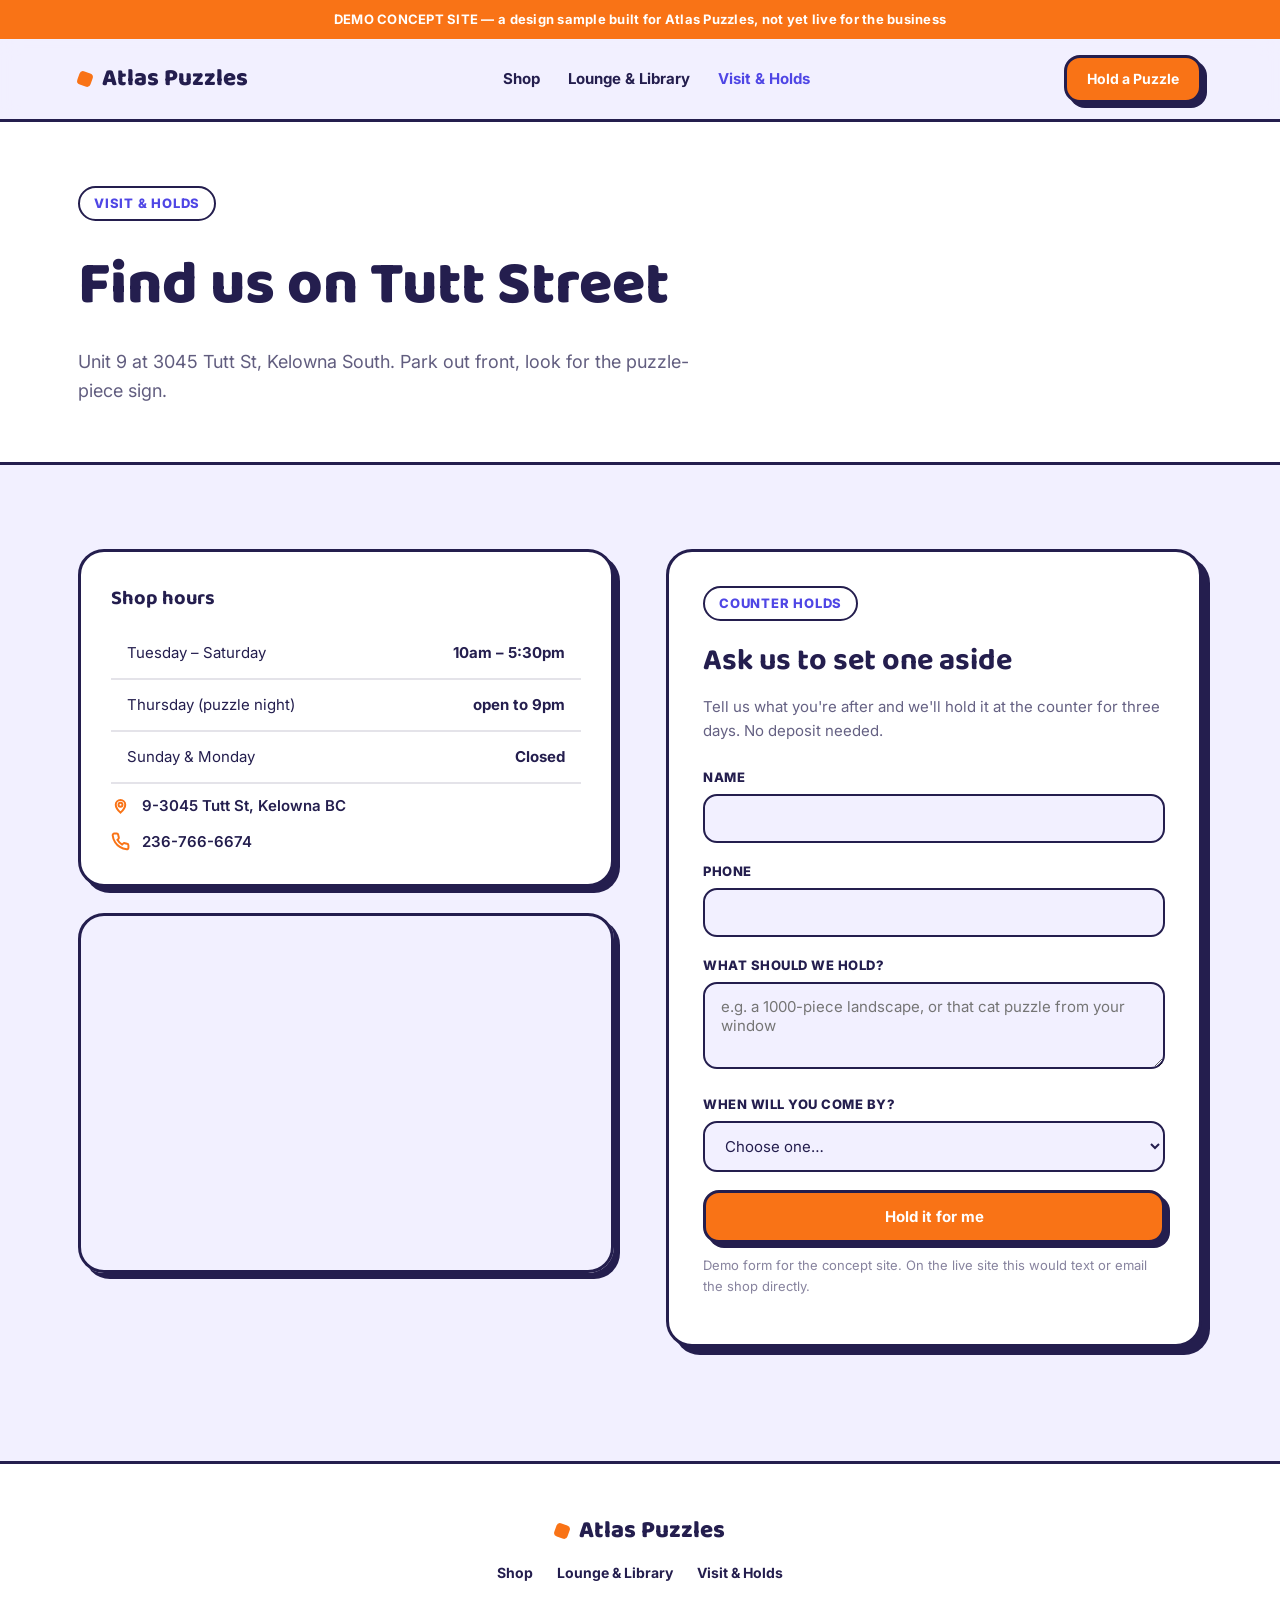
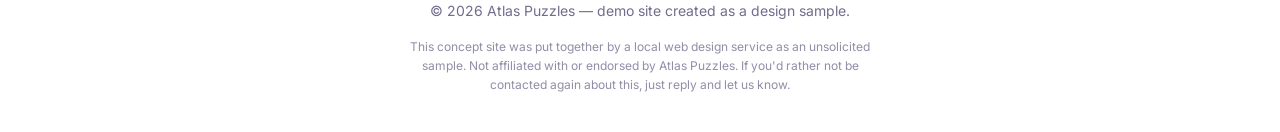
<file: visit.html>
<!DOCTYPE html>
<html lang="en">
<head>
<meta charset="UTF-8" />
<meta name="viewport" content="width=device-width, initial-scale=1" />
<title>Visit &amp; Holds | Atlas Puzzles, Kelowna BC</title>
<meta name="description" content="Hours, map, and counter holds for Atlas Puzzles at 9-3045 Tutt St in Kelowna." />
<link rel="stylesheet" href="styles.css" />
<style>
  .visit-grid{display:grid;grid-template-columns:1fr 1fr;gap:52px;align-items:start;}
  .hours-card{background:#fff;border:3px solid var(--ink);border-radius:var(--r);box-shadow:6px 6px 0 var(--ink);padding:30px;margin-bottom:26px;}
  .hours-card h3{margin:0 0 14px;font-size:20px;}
  .hours-card table td:last-child{text-align:right;font-weight:700;}
  .contact-lines{display:flex;flex-direction:column;gap:12px;margin-top:10px;}
  .contact-lines div{display:flex;gap:12px;align-items:center;font-size:15px;font-weight:600;}
  .contact-lines svg{width:19px;height:19px;color:var(--sun);flex-shrink:0;}
  @media (max-width:860px){.visit-grid{grid-template-columns:1fr;}}
</style>
</head>
<body>
  <div class="demo-banner">DEMO CONCEPT SITE — a design sample built for Atlas Puzzles, not yet live for the business</div>

  <header>
    <div class="wrap">
      <nav>
        <a class="logo" href="index.html"><span class="dot"></span>Atlas Puzzles</a>
        <ul>
          <li><a href="shop.html">Shop</a></li>
          <li><a href="lounge.html">Lounge &amp; Library</a></li>
          <li><a class="active" href="visit.html">Visit &amp; Holds</a></li>
        </ul>
        <a class="btn" href="#hold" style="padding:10px 20px;font-size:14px;">Hold a Puzzle</a>
      </nav>
    </div>
  </header>

  <div class="page-hero">
    <div class="wrap">
      <span class="eyebrow">Visit &amp; holds</span>
      <h1>Find us on Tutt Street</h1>
      <p>Unit 9 at 3045 Tutt St, Kelowna South. Park out front, look for the puzzle-piece sign.</p>
    </div>
  </div>

  <div class="wrap">
    <section class="visit-grid">
      <div>
        <div class="hours-card">
          <h3>Shop hours</h3>
          <table>
            <tbody>
              <tr><td>Tuesday – Saturday</td><td>10am – 5:30pm</td></tr>
              <tr><td>Thursday (puzzle night)</td><td>open to 9pm</td></tr>
              <tr><td>Sunday &amp; Monday</td><td>Closed</td></tr>
            </tbody>
          </table>
          <div class="contact-lines">
            <div><svg viewBox="0 0 24 24" fill="none" stroke="currentColor" stroke-width="2.5"><path d="M12 21s-6-5.5-6-10a6 6 0 1 1 12 0c0 4.5-6 10-6 10Z"/><circle cx="12" cy="11" r="2.5"/></svg> 9-3045 Tutt St, Kelowna BC</div>
            <div><svg viewBox="0 0 24 24" fill="none" stroke="currentColor" stroke-width="2.5"><path d="M22 16.92v3a2 2 0 0 1-2.18 2 19.8 19.8 0 0 1-8.63-3.07 19.5 19.5 0 0 1-6-6 19.8 19.8 0 0 1-3.07-8.67A2 2 0 0 1 4.11 2h3a2 2 0 0 1 2 1.72c.13.96.36 1.9.7 2.81a2 2 0 0 1-.45 2.11L8.09 9.91a16 16 0 0 0 6 6l1.27-1.27a2 2 0 0 1 2.11-.45c.9.34 1.85.57 2.81.7A2 2 0 0 1 22 16.92Z"/></svg> 236-766-6674</div>
          </div>
        </div>
        <iframe class="map-embed" title="Map to Atlas Puzzles, 3045 Tutt St Kelowna" src="https://maps.google.com/maps?q=3045+Tutt+St+Kelowna+BC&z=15&output=embed" loading="lazy"></iframe>
      </div>

      <div id="hold">
        <div class="form">
          <span class="eyebrow">Counter holds</span>
          <h2 style="margin:0 0 10px;font-size:clamp(1.4rem,2.4vw,1.9rem);">Ask us to set one aside</h2>
          <p style="margin:0 0 24px;font-size:15px;color:rgba(36,30,78,.7);">Tell us what you're after and we'll hold it at the counter for three days. No deposit needed.</p>
          <div class="form-success" id="ok">Got it — we'll text you when it's at the counter. <em>(Demo form — nothing was actually sent.)</em></div>
          <form onsubmit="event.preventDefault();document.getElementById('ok').style.display='block';this.reset();">
            <label for="name">Name</label>
            <input id="name" type="text" autocomplete="name" required />
            <label for="phone">Phone</label>
            <input id="phone" type="tel" autocomplete="tel" required />
            <label for="want">What should we hold?</label>
            <textarea id="want" rows="3" placeholder="e.g. a 1000-piece landscape, or that cat puzzle from your window" required></textarea>
            <label for="when">When will you come by?</label>
            <select id="when" required>
              <option value="">Choose one…</option>
              <option>Today</option><option>Tomorrow</option><option>This week</option><option>Not sure yet</option>
            </select>
            <button class="btn" type="submit" style="width:100%;justify-content:center;">Hold it for me</button>
          </form>
          <p class="form-note">Demo form for the concept site. On the live site this would text or email the shop directly.</p>
        </div>
      </div>
    </section>
  </div>

  <script>
    (function(){
      var holds=JSON.parse(localStorage.getItem("atlasHolds")||"[]");
      if(holds.length){
        var ta=document.getElementById("want");
        ta.value="From the shop page: "+holds.join(", ");
      }
      document.querySelector("#hold form").addEventListener("submit",function(){
        localStorage.removeItem("atlasHolds");
      });
    })();
  </script>

  <footer>
    <div class="wrap">
      <a class="logo" href="index.html"><span class="dot"></span>Atlas Puzzles</a>
      <div class="footer-links">
        <a href="shop.html">Shop</a><a href="lounge.html">Lounge &amp; Library</a><a href="visit.html">Visit &amp; Holds</a>
      </div>
      <p>&copy; 2026 Atlas Puzzles — demo site created as a design sample.</p>
      <p class="fine">This concept site was put together by a local web design service as an unsolicited sample. Not affiliated with or endorsed by Atlas Puzzles. If you'd rather not be contacted again about this, just reply and let us know.</p>
    </div>
  </footer>
</body>
</html>
</file>
<file: styles.css>
@import url('https://fonts.googleapis.com/css2?family=Baloo+2:wght@500;600;700;800&family=Inter:wght@400;500;600;700&display=swap');

:root{
  --indigo:#4F46E5; --sky:#818CF8; --sun:#F97316; --mint:#34D399;
  --bg:#F2F0FF; --ink:#241E4E; --paper:#FFFFFF; --r:26px;
}
*{box-sizing:border-box;}
html{scroll-behavior:smooth;}
body{margin:0;font-family:'Inter',sans-serif;background:var(--bg);color:var(--ink);line-height:1.6;-webkit-font-smoothing:antialiased;}
h1,h2,h3,.display{font-family:'Baloo 2',sans-serif;}
a{color:inherit;}
img{display:block;max-width:100%;}

.demo-banner{background:var(--sun);color:#fff;text-align:center;font-size:13px;padding:9px 16px;font-weight:700;letter-spacing:.02em;}
.wrap{max-width:1180px;margin:0 auto;padding:0 28px;}

header{position:sticky;top:0;background:rgba(242,240,255,.88);backdrop-filter:blur(10px);z-index:30;border-bottom:3px solid var(--ink);}
nav{display:flex;align-items:center;justify-content:space-between;padding:16px 0;}
.logo{font-family:'Baloo 2',sans-serif;font-weight:800;font-size:24px;display:flex;align-items:center;gap:10px;text-decoration:none;}
.logo .dot{width:14px;height:14px;background:var(--sun);border-radius:4px;transform:rotate(20deg);display:inline-block;}
nav ul{list-style:none;display:flex;gap:28px;margin:0;padding:0;}
nav ul a{text-decoration:none;font-weight:700;font-size:15px;}
nav ul a:hover,nav ul a.active{color:var(--indigo);}

.btn{display:inline-flex;align-items:center;gap:8px;background:var(--sun);color:#fff;font-weight:700;font-size:15px;padding:14px 26px;border-radius:16px;text-decoration:none;cursor:pointer;border:3px solid var(--ink);box-shadow:5px 5px 0 var(--ink);transition:transform .15s ease, box-shadow .15s ease;font-family:'Inter',sans-serif;}
.btn:hover{transform:translate(-2px,-2px);box-shadow:7px 7px 0 var(--ink);}
.btn:active{transform:translate(2px,2px);box-shadow:2px 2px 0 var(--ink);}
.btn.alt{background:var(--indigo);}
.btn.white{background:#fff;color:var(--ink);}
.btn.mint{background:var(--mint);color:var(--ink);}
.btn:focus-visible{outline:3px solid var(--mint);outline-offset:3px;}

section{padding:84px 0;}
.eyebrow{display:inline-block;font-size:13px;font-weight:800;letter-spacing:.06em;text-transform:uppercase;color:var(--indigo);background:#fff;border:2px solid var(--ink);border-radius:100px;padding:5px 14px;margin-bottom:16px;}
.section-head{max-width:620px;margin:0 auto 48px;text-align:center;}
.section-head.left{margin:0 0 48px;text-align:left;}
.section-head h2{font-size:clamp(1.9rem,3.4vw,2.7rem);font-weight:800;margin:0 0 12px;}
.section-head p{font-size:17px;color:rgba(36,30,78,.7);margin:0;}

.page-hero{padding:64px 0 56px;border-bottom:3px solid var(--ink);background:#fff;}
.page-hero h1{font-size:clamp(2.3rem,5vw,3.8rem);font-weight:800;margin:0 0 14px;}
.page-hero p{font-size:18px;max-width:56ch;color:rgba(36,30,78,.72);margin:0;}

.card{background:var(--paper);border:3px solid var(--ink);border-radius:var(--r);box-shadow:6px 6px 0 var(--ink);overflow:hidden;transition:transform .2s ease, box-shadow .2s ease;}
.card:hover{transform:translate(-3px,-3px);box-shadow:9px 9px 0 var(--ink);}
.card img{width:100%;height:190px;object-fit:cover;border-bottom:3px solid var(--ink);}
.card-body{padding:22px;}
.card h3{margin:0 0 8px;font-size:20px;}
.card p{margin:0;font-size:15px;color:rgba(36,30,78,.7);}
.tag{display:inline-block;font-size:12px;font-weight:700;background:var(--mint);border:2px solid var(--ink);border-radius:100px;padding:3px 10px;margin-bottom:10px;}
.tag.orange{background:var(--sun);color:#fff;}
.tag.sky{background:var(--sky);color:#fff;}
.price{font-family:'Baloo 2',sans-serif;font-weight:800;font-size:18px;color:var(--indigo);}

.form{background:#fff;border:3px solid var(--ink);border-radius:var(--r);box-shadow:8px 8px 0 var(--ink);padding:34px;}
.form label{display:block;font-size:13px;font-weight:800;letter-spacing:.04em;text-transform:uppercase;margin:0 0 6px;}
.form input,.form select,.form textarea{width:100%;padding:13px 16px;border:2.5px solid var(--ink);border-radius:14px;font-family:'Inter',sans-serif;font-size:15px;background:var(--bg);color:var(--ink);margin-bottom:18px;}
.form input:focus,.form select:focus,.form textarea:focus{outline:3px solid var(--sky);}
.form-note{font-size:13px;color:rgba(36,30,78,.55);margin-top:12px;}
.form-success{display:none;background:#DFF7EC;border:2.5px solid var(--ink);border-radius:14px;padding:16px;font-weight:700;margin-bottom:18px;}

table{width:100%;border-collapse:collapse;font-size:15px;}
th,td{text-align:left;padding:13px 16px;border-bottom:2px solid rgba(36,30,78,.12);}
th{font-family:'Baloo 2',sans-serif;font-size:16px;color:var(--indigo);}

footer{padding:48px 0 38px;text-align:center;border-top:3px solid var(--ink);margin-top:30px;background:#fff;}
footer .logo{justify-content:center;display:flex;margin-bottom:12px;}
.footer-links{display:flex;gap:24px;justify-content:center;margin-bottom:16px;font-size:14px;font-weight:700;}
.footer-links a{text-decoration:none;}
.footer-links a:hover{color:var(--indigo);}
footer p{font-size:14px;color:rgba(36,30,78,.65);margin:6px 0;}
footer .fine{font-size:12px;max-width:60ch;margin:14px auto 0;color:rgba(36,30,78,.5);}

.map-embed{border:3px solid var(--ink);border-radius:var(--r);width:100%;height:360px;box-shadow:6px 6px 0 var(--ink);}

@media (max-width:860px){
  nav ul{display:none;}
  section{padding:56px 0;}
}
</file>
